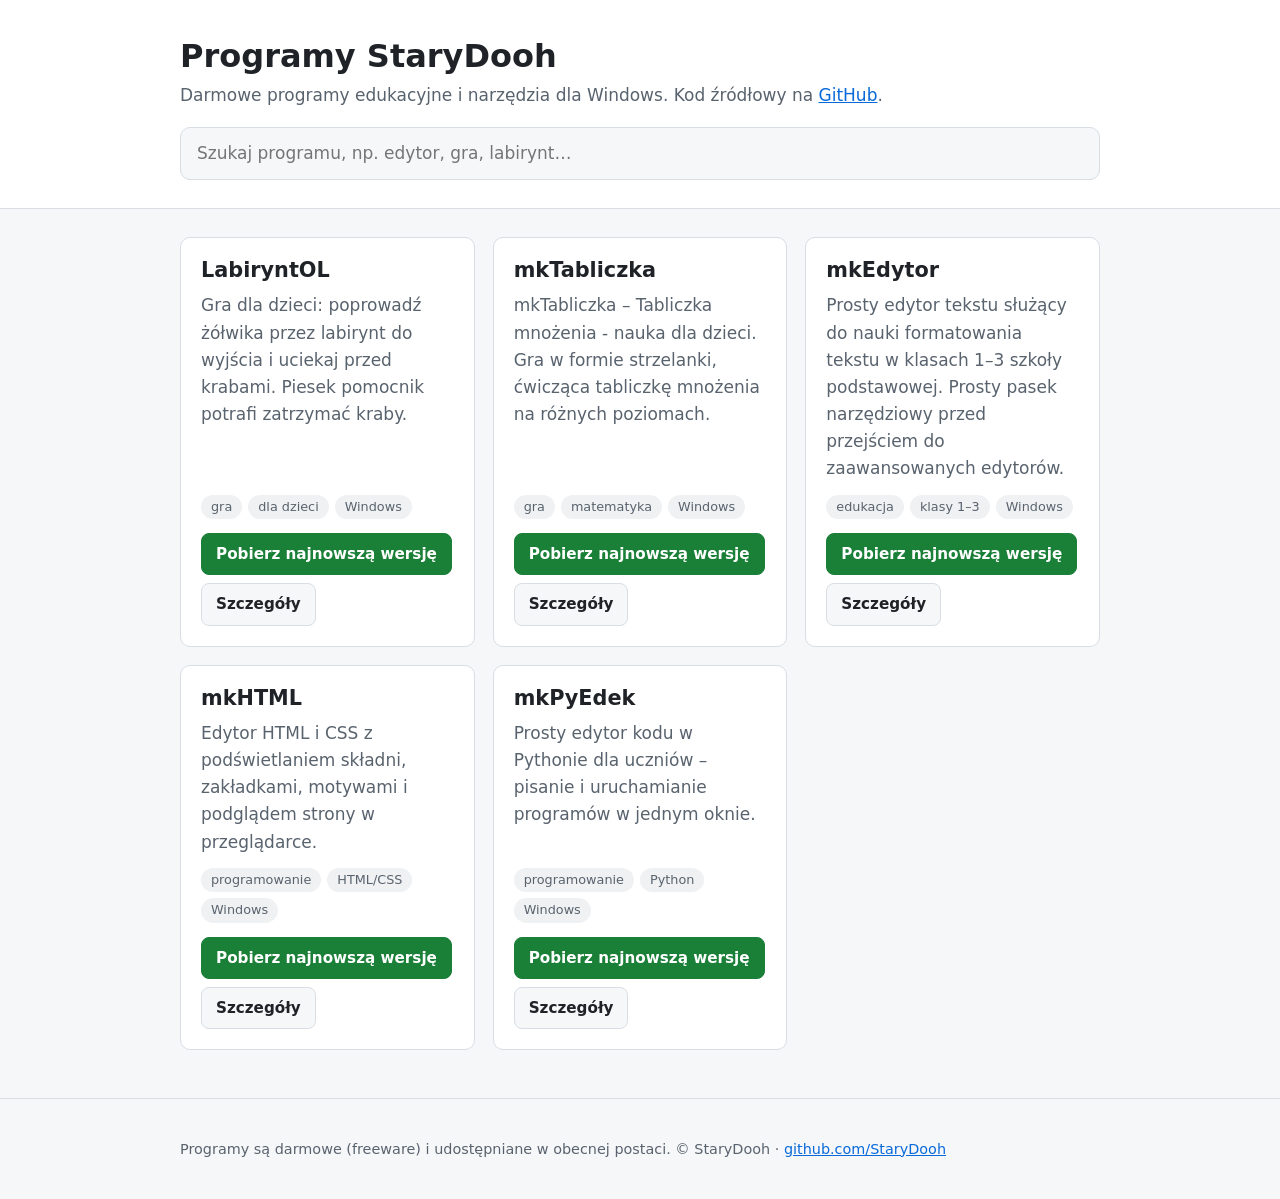
<file: index.html>
<!DOCTYPE html>
<html lang="pl">
<head>
  <meta charset="utf-8">
  <meta name="viewport" content="width=device-width, initial-scale=1">
  <title>Programy StaryDooh – darmowe programy edukacyjne i narzędzia dla Windows</title>
  <meta name="description" content="Darmowe programy dla szkoły i domu: gry edukacyjne, prosty edytor tekstu dla dzieci oraz edytory HTML/CSS i Python do nauki programowania. Pobierz najnowszą wersję z GitHub.">
  <link rel="canonical" href="https://starydooh.github.io/">
  <meta property="og:type" content="website">
  <meta property="og:title" content="Programy StaryDooh">
  <meta property="og:description" content="Darmowe programy edukacyjne i narzędzia dla Windows.">
  <meta property="og:url" content="https://starydooh.github.io/">
  <link rel="stylesheet" href="css/style.css">
</head>
<body>
  <header class="naglowek">
    <div class="kontener">
      <h1>Programy StaryDooh</h1>
      <p class="podtytul">Darmowe programy edukacyjne i narzędzia dla Windows. Kod źródłowy na <a href="https://github.com/StaryDooh">GitHub</a>.</p>
      <label class="szukaj">
        <span class="ukryty">Szukaj programu</span>
        <input type="search" id="szukaj" placeholder="Szukaj programu, np. edytor, gra, labirynt…" autocomplete="off">
      </label>
    </div>
  </header>

  <main class="kontener">
    <ul class="karty" id="lista">

      <!-- ===== Jeden program = jeden blok <li>. Skopiuj blok, aby dodać kolejny. ===== -->
      <li class="karta" data-szukaj="gra labirynt żółw krab pies dzieci pygame">
        <h2><a href="programy/labiryntol.html">LabiryntOL</a></h2>
        <p>Gra dla dzieci: poprowadź żółwika przez labirynt do wyjścia i uciekaj przed krabami. Piesek pomocnik potrafi zatrzymać kraby.</p>
        <ul class="tagi"><li>gra</li><li>dla dzieci</li><li>Windows</li></ul>
        <div class="przyciski">
          <a class="btn btn-glowny" href="https://github.com/StaryDooh/LabiryntOL/releases/latest">Pobierz najnowszą wersję</a>
          <a class="btn" href="programy/labiryntol.html">Szczegóły</a>
        </div>
      </li>

      <li class="karta" data-szukaj="tabliczka mnożenia mnożenie matematyka strzelnica gra szkoła dzieci rekordy">
        <h2><a href="programy/mktabliczka.html">mkTabliczka</a></h2>
        <p>mkTabliczka – Tabliczka mnożenia - nauka dla dzieci. Gra w formie strzelanki, ćwicząca tabliczkę mnożenia na różnych poziomach.</p>
        <ul class="tagi"><li>gra</li><li>matematyka</li><li>Windows</li></ul>
        <div class="przyciski">
          <a class="btn btn-glowny" href="https://github.com/StaryDooh/mkTabliczka/releases/latest">Pobierz najnowszą wersję</a>
          <a class="btn" href="programy/mktabliczka.html">Szczegóły</a>
        </div>
      </li>

      <li class="karta" data-szukaj="edytor tekstu dzieci szkoła klasy 1-3 nauka pisania odt pdf mked">
        <h2><a href="programy/mkedytor.html">mkEdytor</a></h2>
        <p>Prosty edytor tekstu służący do nauki formatowania tekstu w klasach 1–3 szkoły podstawowej. Prosty pasek narzędziowy przed przejściem do zaawansowanych edytorów.</p>
        <ul class="tagi"><li>edukacja</li><li>klasy 1–3</li><li>Windows</li></ul>
        <div class="przyciski">
          <a class="btn btn-glowny" href="https://github.com/StaryDooh/mkEdytor/releases/latest">Pobierz najnowszą wersję</a>
          <a class="btn" href="programy/mkedytor.html">Szczegóły</a>
        </div>
      </li>

      <li class="karta" data-szukaj="edytor html css strony www kod podświetlanie składni nauka programowania informatyka">
        <h2><a href="programy/mkhtml.html">mkHTML</a></h2>
        <p>Edytor HTML i CSS z podświetlaniem składni, zakładkami, motywami i podglądem strony w przeglądarce.</p>
        <ul class="tagi"><li>programowanie</li><li>HTML/CSS</li><li>Windows</li></ul>
        <div class="przyciski">
          <a class="btn btn-glowny" href="https://github.com/StaryDooh/mkHTML/releases/latest">Pobierz najnowszą wersję</a>
          <a class="btn" href="programy/mkhtml.html">Szczegóły</a>
        </div>
      </li>

      <li class="karta" data-szukaj="edytor python programowanie kod uczniowie nauka programowania informatyka">
        <h2><a href="programy/mkpyedek.html">mkPyEdek</a></h2>
        <p>Prosty edytor kodu w Pythonie dla uczniów – pisanie i uruchamianie programów w jednym oknie.</p>
        <ul class="tagi"><li>programowanie</li><li>Python</li><li>Windows</li></ul>
        <div class="przyciski">
          <a class="btn btn-glowny" href="https://github.com/StaryDooh/mkPyEdek/releases/latest">Pobierz najnowszą wersję</a>
          <a class="btn" href="programy/mkpyedek.html">Szczegóły</a>
        </div>
      </li>

      <!-- ===== koniec listy programów ===== -->

    </ul>
    <p class="brak-wynikow" id="brak" hidden>Nie znaleziono programu o tej nazwie.</p>
  </main>

  <footer class="stopka">
    <div class="kontener">
      <p>Programy są darmowe (freeware) i udostępniane w obecnej postaci. © StaryDooh · <a href="https://github.com/StaryDooh">github.com/StaryDooh</a></p>
    </div>
  </footer>

  <script src="js/szukaj.js" defer></script>
</body>
</html>
</file>
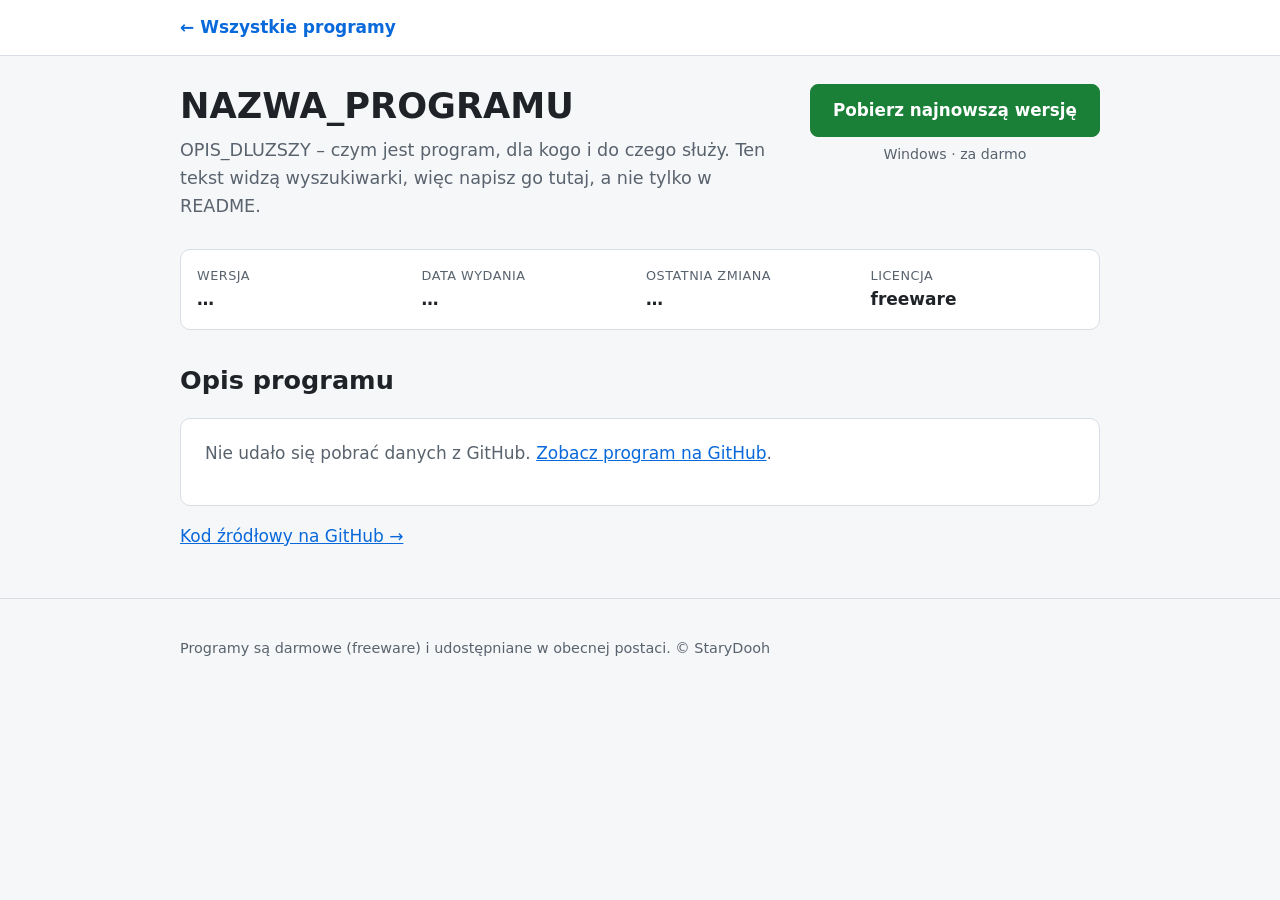
<file: programy/_szablon.html>
<!DOCTYPE html>
<!--
  SZABLON PODSTRONY PROGRAMU
  1. Skopiuj ten plik jako programy/nazwa.html (małe litery, bez spacji i polskich znaków).
  2. Zamień wszystkie NAZWA_PROGRAMU, NAZWA_REPO, nazwa.html i OPIS_* poniżej.
  3. Dodaj kartę programu w index.html i adres strony w sitemap.xml.
  Reszta (wersja, plik do pobrania, README) wczyta się sama z GitHub.
-->
<html lang="pl">
<head>
  <meta charset="utf-8">
  <meta name="viewport" content="width=device-width, initial-scale=1">
  <title>NAZWA_PROGRAMU – OPIS_KROTKI | Programy StaryDooh</title>
  <meta name="description" content="OPIS_DLA_WYSZUKIWARKI (1–2 zdania, ok. 150 znaków).">
  <link rel="canonical" href="https://starydooh.github.io/programy/nazwa.html">
  <meta property="og:type" content="website">
  <meta property="og:title" content="NAZWA_PROGRAMU">
  <meta property="og:description" content="OPIS_DLA_WYSZUKIWARKI">
  <meta property="og:url" content="https://starydooh.github.io/programy/nazwa.html">
  <link rel="stylesheet" href="../css/style.css">
  <script type="application/ld+json">
  {
    "@context": "https://schema.org",
    "@type": "SoftwareApplication",
    "name": "NAZWA_PROGRAMU",
    "description": "OPIS_DLA_WYSZUKIWARKI",
    "operatingSystem": "Windows",
    "applicationCategory": "EducationalApplication",
    "offers": { "@type": "Offer", "price": "0", "priceCurrency": "PLN" },
    "downloadUrl": "https://github.com/StaryDooh/NAZWA_REPO/releases/latest",
    "url": "https://starydooh.github.io/programy/nazwa.html",
    "author": { "@type": "Person", "name": "StaryDooh" }
  }
  </script>
</head>
<body>
  <header class="naglowek naglowek-maly">
    <div class="kontener">
      <a class="powrot" href="../">← Wszystkie programy</a>
    </div>
  </header>

  <!-- data-repo = dokładna nazwa repozytorium na GitHub.
       data-pobierz (opcjonalnie) = link do pobrania, gdy repozytorium nie ma jeszcze wydań (Releases). -->
  <main class="kontener" data-repo="NAZWA_REPO">
    <section class="program-gora">
      <div>
        <h1>NAZWA_PROGRAMU</h1>
        <p class="lead">OPIS_DLUZSZY – czym jest program, dla kogo i do czego służy. Ten tekst widzą wyszukiwarki, więc napisz go tutaj, a nie tylko w README.</p>
      </div>
      <div class="pobieranie">
        <a class="btn btn-glowny btn-duzy" id="pobierz" href="https://github.com/StaryDooh/NAZWA_REPO/releases/latest">Pobierz najnowszą wersję</a>
        <small id="pobierz-opis">Windows · za darmo</small>
      </div>
    </section>

    <dl class="info">
      <div><dt>Wersja</dt><dd id="wersja">…</dd></div>
      <div><dt>Data wydania</dt><dd id="data-wydania">…</dd></div>
      <div><dt>Ostatnia zmiana</dt><dd id="aktualizacja">…</dd></div>
      <div><dt>Licencja</dt><dd id="licencja">freeware</dd></div>
    </dl>
    <ul class="tagi" id="tematy"></ul>

    <section class="nowosci" id="nowosci" hidden>
      <h2>Co nowego w tej wersji</h2>
      <pre id="nowosci-tekst"></pre>
    </section>

    <section>
      <h2>Opis programu</h2>
      <article class="readme" id="readme">
        <p class="ladowanie">Wczytuję opis z GitHub…</p>
        <noscript><p>Pełny opis znajdziesz na <a href="https://github.com/StaryDooh/NAZWA_REPO">GitHub</a>.</p></noscript>
      </article>
      <p><a id="link-github" href="https://github.com/StaryDooh/NAZWA_REPO">Kod źródłowy na GitHub →</a></p>
    </section>
  </main>

  <footer class="stopka">
    <div class="kontener">
      <p>Programy są darmowe (freeware) i udostępniane w obecnej postaci. © StaryDooh</p>
    </div>
  </footer>

  <script src="../js/program.js" defer></script>
</body>
</html>
</file>
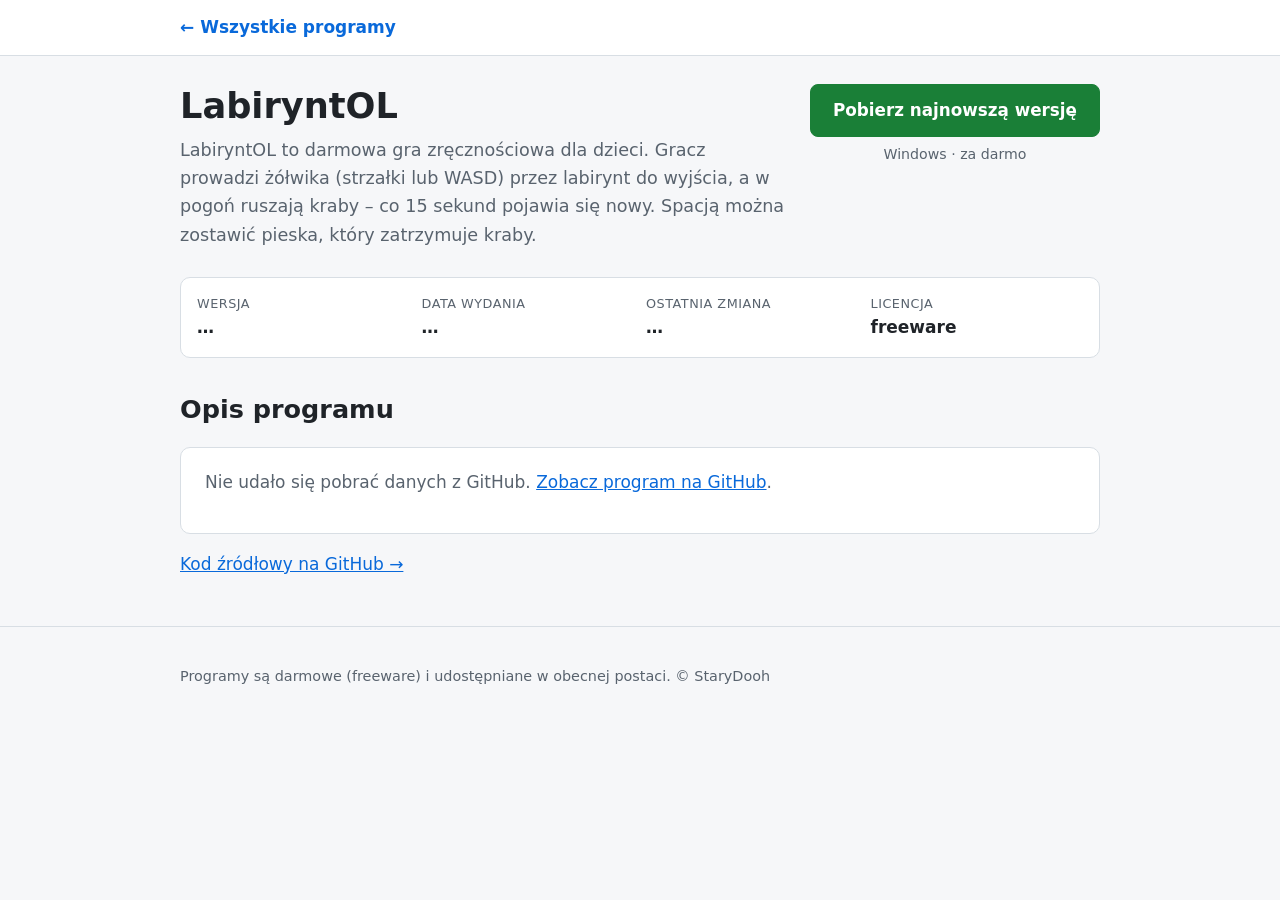
<file: programy/labiryntol.html>
<!DOCTYPE html>
<html lang="pl">
<head>
  <meta charset="utf-8">
  <meta name="viewport" content="width=device-width, initial-scale=1">
  <title>LabiryntOL – gra labirynt dla dzieci | Programy StaryDooh</title>
  <meta name="description" content="LabiryntOL – darmowa gra dla dzieci na Windows: poprowadź żółwika przez labirynt i uciekaj przed krabami.">
  <link rel="canonical" href="https://starydooh.github.io/programy/labiryntol.html">
  <meta property="og:type" content="website">
  <meta property="og:title" content="LabiryntOL">
  <meta property="og:description" content="LabiryntOL – darmowa gra dla dzieci na Windows: poprowadź żółwika przez labirynt i uciekaj przed krabami.">
  <meta property="og:url" content="https://starydooh.github.io/programy/labiryntol.html">
  <link rel="stylesheet" href="../css/style.css">
  <script type="application/ld+json">
  {
    "@context": "https://schema.org",
    "@type": "SoftwareApplication",
    "name": "LabiryntOL",
    "description": "LabiryntOL – darmowa gra dla dzieci na Windows: poprowadź żółwika przez labirynt i uciekaj przed krabami.",
    "operatingSystem": "Windows",
    "applicationCategory": "GameApplication",
    "offers": { "@type": "Offer", "price": "0", "priceCurrency": "PLN" },
    "downloadUrl": "https://github.com/StaryDooh/LabiryntOL/releases/latest",
    "url": "https://starydooh.github.io/programy/labiryntol.html",
    "author": [{ "@type": "Person", "name": "Aleksander Markowski" }, { "@type": "Person", "name": "Krzysztof Markowski" }]
  }
  </script>
</head>
<body>
  <header class="naglowek naglowek-maly">
    <div class="kontener">
      <a class="powrot" href="../">← Wszystkie programy</a>
    </div>
  </header>

  <!-- data-repo = dokładna nazwa repozytorium na GitHub.
       data-pobierz (opcjonalnie) = link do pobrania, gdy repozytorium nie ma jeszcze wydań (Releases). -->
  <main class="kontener" data-repo="LabiryntOL">
    <section class="program-gora">
      <div>
        <h1>LabiryntOL</h1>
        <p class="lead">LabiryntOL to darmowa gra zręcznościowa dla dzieci. Gracz prowadzi żółwika (strzałki lub WASD) przez labirynt do wyjścia, a w pogoń ruszają kraby – co 15 sekund pojawia się nowy. Spacją można zostawić pieska, który zatrzymuje kraby.</p>
      </div>
      <div class="pobieranie">
        <a class="btn btn-glowny btn-duzy" id="pobierz" href="https://github.com/StaryDooh/LabiryntOL/releases/latest">Pobierz najnowszą wersję</a>
        <small id="pobierz-opis">Windows · za darmo</small>
      </div>
    </section>

    <dl class="info">
      <div><dt>Wersja</dt><dd id="wersja">…</dd></div>
      <div><dt>Data wydania</dt><dd id="data-wydania">…</dd></div>
      <div><dt>Ostatnia zmiana</dt><dd id="aktualizacja">…</dd></div>
      <div><dt>Licencja</dt><dd id="licencja">freeware</dd></div>
    </dl>
    <ul class="tagi" id="tematy"></ul>

    <section class="nowosci" id="nowosci" hidden>
      <h2>Co nowego w tej wersji</h2>
      <pre id="nowosci-tekst"></pre>
    </section>

    <section>
      <h2>Opis programu</h2>
      <article class="readme" id="readme">
        <p class="ladowanie">Wczytuję opis z GitHub…</p>
        <noscript><p>Pełny opis znajdziesz na <a href="https://github.com/StaryDooh/LabiryntOL">GitHub</a>.</p></noscript>
      </article>
      <p><a id="link-github" href="https://github.com/StaryDooh/LabiryntOL">Kod źródłowy na GitHub →</a></p>
    </section>
  </main>

  <footer class="stopka">
    <div class="kontener">
      <p>Programy są darmowe (freeware) i udostępniane w obecnej postaci. © StaryDooh</p>
    </div>
  </footer>

  <script src="../js/program.js" defer></script>
</body>
</html>
</file>
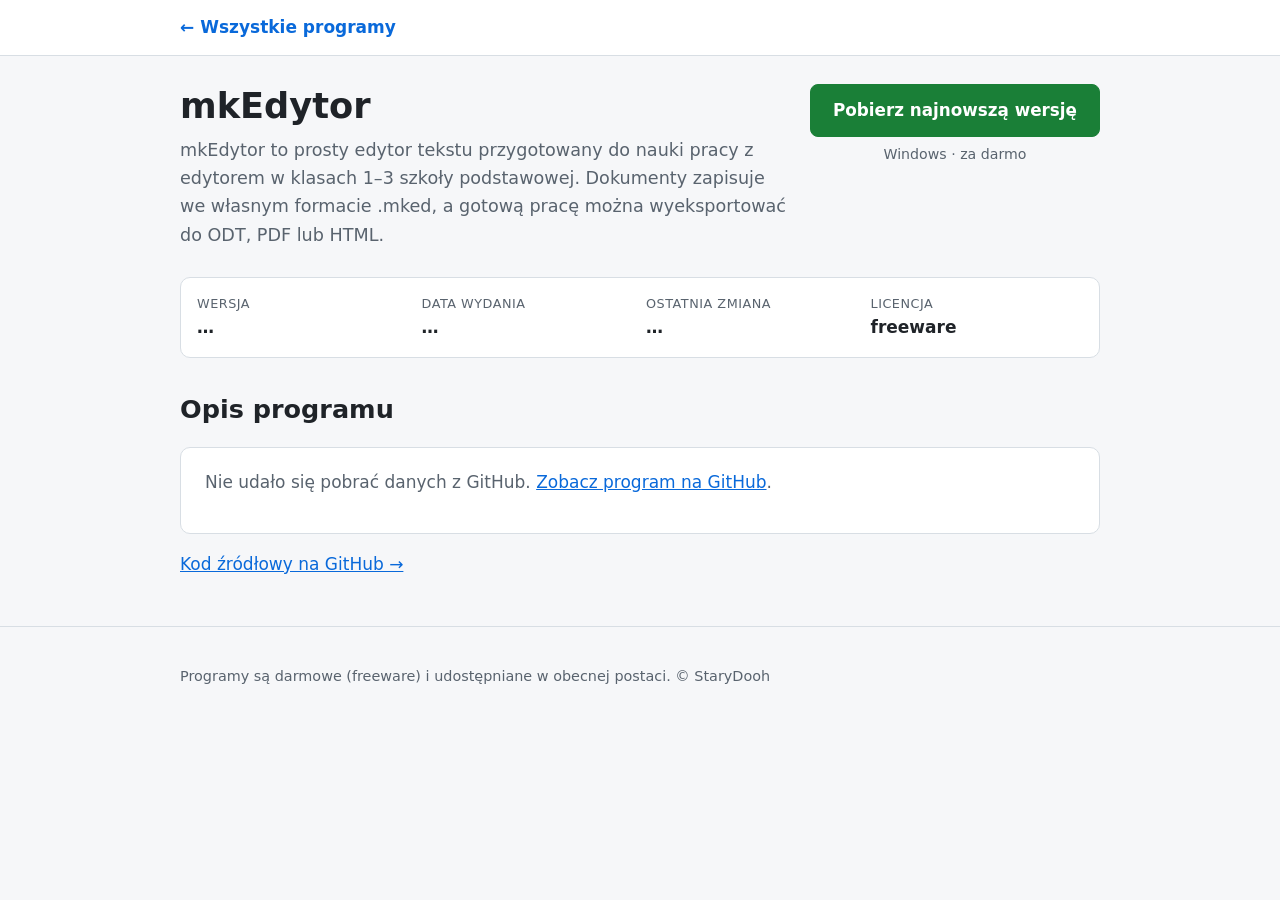
<file: programy/mkedytor.html>
<!DOCTYPE html>
<html lang="pl">
<head>
  <meta charset="utf-8">
  <meta name="viewport" content="width=device-width, initial-scale=1">
  <title>mkEdytor – edytor tekstu dla dzieci | Programy StaryDooh</title>
  <meta name="description" content="mkEdytor – darmowy, prosty edytor tekstu dla dzieci z klas 1–3 do nauki pracy z edytorem. Eksport do ODT, PDF i HTML.">
  <link rel="canonical" href="https://starydooh.github.io/programy/mkedytor.html">
  <meta property="og:type" content="website">
  <meta property="og:title" content="mkEdytor">
  <meta property="og:description" content="mkEdytor – darmowy, prosty edytor tekstu dla dzieci z klas 1–3 do nauki pracy z edytorem. Eksport do ODT, PDF i HTML.">
  <meta property="og:url" content="https://starydooh.github.io/programy/mkedytor.html">
  <link rel="stylesheet" href="../css/style.css">
  <script type="application/ld+json">
  {
    "@context": "https://schema.org",
    "@type": "SoftwareApplication",
    "name": "mkEdytor",
    "description": "mkEdytor – darmowy, prosty edytor tekstu dla dzieci z klas 1–3 do nauki pracy z edytorem. Eksport do ODT, PDF i HTML.",
    "operatingSystem": "Windows",
    "applicationCategory": "EducationalApplication",
    "offers": { "@type": "Offer", "price": "0", "priceCurrency": "PLN" },
    "downloadUrl": "https://github.com/StaryDooh/mkEdytor/releases/latest",
    "url": "https://starydooh.github.io/programy/mkedytor.html",
    "author": { "@type": "Person", "name": "StaryDooh" }
  }
  </script>
</head>
<body>
  <header class="naglowek naglowek-maly">
    <div class="kontener">
      <a class="powrot" href="../">← Wszystkie programy</a>
    </div>
  </header>

  <!-- data-repo = dokładna nazwa repozytorium na GitHub.
       data-pobierz (opcjonalnie) = link do pobrania, gdy repozytorium nie ma jeszcze wydań (Releases). -->
  <main class="kontener" data-repo="mkEdytor">
    <section class="program-gora">
      <div>
        <h1>mkEdytor</h1>
        <p class="lead">mkEdytor to prosty edytor tekstu przygotowany do nauki pracy z edytorem w klasach 1–3 szkoły podstawowej. Dokumenty zapisuje we własnym formacie .mked, a gotową pracę można wyeksportować do ODT, PDF lub HTML.</p>
      </div>
      <div class="pobieranie">
        <a class="btn btn-glowny btn-duzy" id="pobierz" href="https://github.com/StaryDooh/mkEdytor/releases/latest">Pobierz najnowszą wersję</a>
        <small id="pobierz-opis">Windows · za darmo</small>
      </div>
    </section>

    <dl class="info">
      <div><dt>Wersja</dt><dd id="wersja">…</dd></div>
      <div><dt>Data wydania</dt><dd id="data-wydania">…</dd></div>
      <div><dt>Ostatnia zmiana</dt><dd id="aktualizacja">…</dd></div>
      <div><dt>Licencja</dt><dd id="licencja">freeware</dd></div>
    </dl>
    <ul class="tagi" id="tematy"></ul>

    <section class="nowosci" id="nowosci" hidden>
      <h2>Co nowego w tej wersji</h2>
      <pre id="nowosci-tekst"></pre>
    </section>

    <section>
      <h2>Opis programu</h2>
      <article class="readme" id="readme">
        <p class="ladowanie">Wczytuję opis z GitHub…</p>
        <noscript><p>Pełny opis znajdziesz na <a href="https://github.com/StaryDooh/mkEdytor">GitHub</a>.</p></noscript>
      </article>
      <p><a id="link-github" href="https://github.com/StaryDooh/mkEdytor">Kod źródłowy na GitHub →</a></p>
    </section>
  </main>

  <footer class="stopka">
    <div class="kontener">
      <p>Programy są darmowe (freeware) i udostępniane w obecnej postaci. © StaryDooh</p>
    </div>
  </footer>

  <script src="../js/program.js" defer></script>
</body>
</html>
</file>
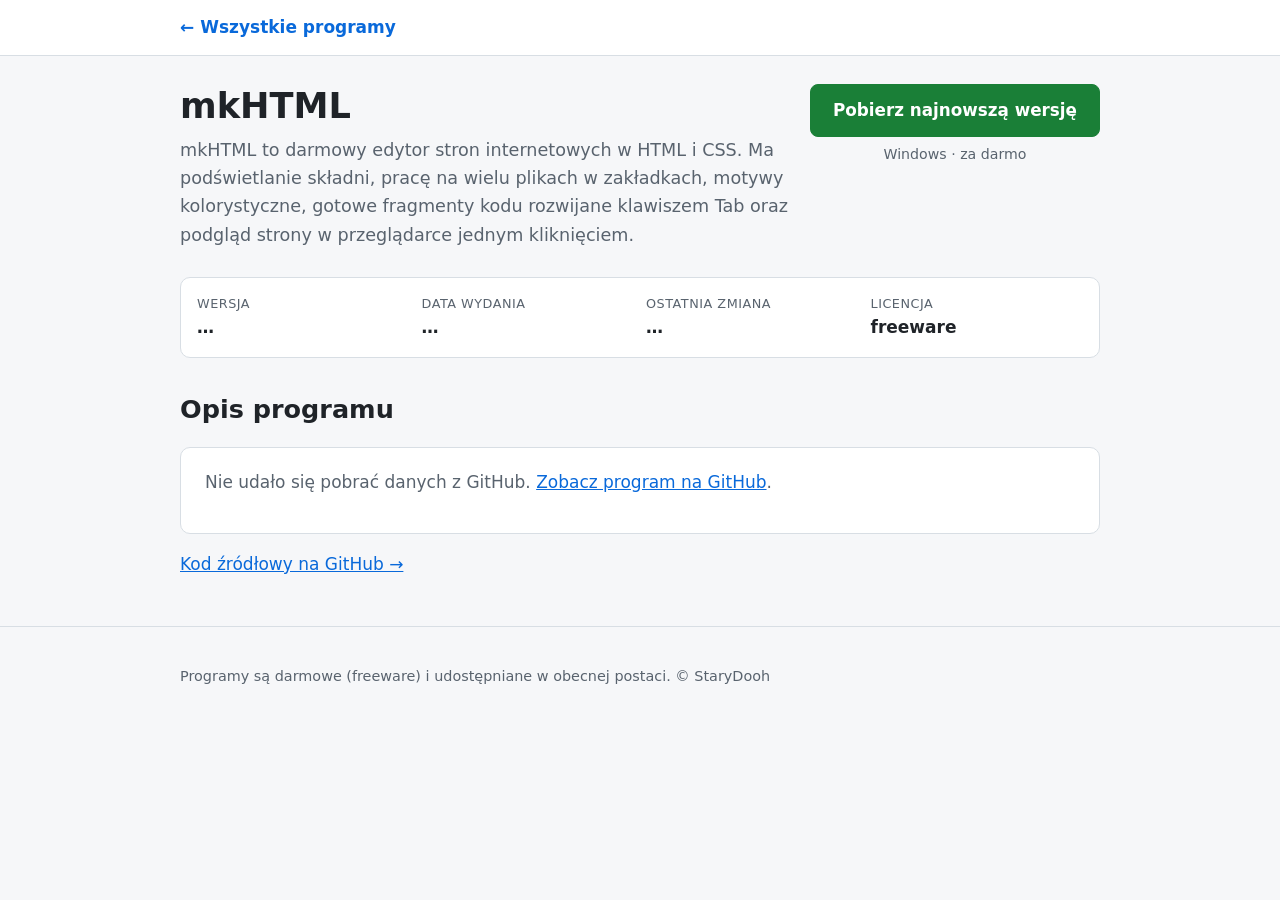
<file: programy/mkhtml.html>
<!DOCTYPE html>
<html lang="pl">
<head>
  <meta charset="utf-8">
  <meta name="viewport" content="width=device-width, initial-scale=1">
  <title>mkHTML – edytor HTML i CSS | Programy StaryDooh</title>
  <meta name="description" content="mkHTML – darmowy edytor HTML i CSS dla Windows: podświetlanie składni, zakładki, motywy, szablony kodu i podgląd w przeglądarce.">
  <link rel="canonical" href="https://starydooh.github.io/programy/mkhtml.html">
  <meta property="og:type" content="website">
  <meta property="og:title" content="mkHTML">
  <meta property="og:description" content="mkHTML – darmowy edytor HTML i CSS dla Windows: podświetlanie składni, zakładki, motywy, szablony kodu i podgląd w przeglądarce.">
  <meta property="og:url" content="https://starydooh.github.io/programy/mkhtml.html">
  <link rel="stylesheet" href="../css/style.css">
  <script type="application/ld+json">
  {
    "@context": "https://schema.org",
    "@type": "SoftwareApplication",
    "name": "mkHTML",
    "description": "mkHTML – darmowy edytor HTML i CSS dla Windows: podświetlanie składni, zakładki, motywy, szablony kodu i podgląd w przeglądarce.",
    "operatingSystem": "Windows",
    "applicationCategory": "DeveloperApplication",
    "offers": { "@type": "Offer", "price": "0", "priceCurrency": "PLN" },
    "downloadUrl": "https://github.com/StaryDooh/mkHTML/releases/latest",
    "url": "https://starydooh.github.io/programy/mkhtml.html",
    "author": { "@type": "Person", "name": "StaryDooh" }
  }
  </script>
</head>
<body>
  <header class="naglowek naglowek-maly">
    <div class="kontener">
      <a class="powrot" href="../">← Wszystkie programy</a>
    </div>
  </header>

  <!-- data-repo = dokładna nazwa repozytorium na GitHub.
       data-pobierz (opcjonalnie) = link do pobrania, gdy repozytorium nie ma jeszcze wydań (Releases). -->
  <main class="kontener" data-repo="mkHTML">
    <section class="program-gora">
      <div>
        <h1>mkHTML</h1>
        <p class="lead">mkHTML to darmowy edytor stron internetowych w HTML i CSS. Ma podświetlanie składni, pracę na wielu plikach w zakładkach, motywy kolorystyczne, gotowe fragmenty kodu rozwijane klawiszem Tab oraz podgląd strony w przeglądarce jednym kliknięciem.</p>
      </div>
      <div class="pobieranie">
        <a class="btn btn-glowny btn-duzy" id="pobierz" href="https://github.com/StaryDooh/mkHTML/releases/latest">Pobierz najnowszą wersję</a>
        <small id="pobierz-opis">Windows · za darmo</small>
      </div>
    </section>

    <dl class="info">
      <div><dt>Wersja</dt><dd id="wersja">…</dd></div>
      <div><dt>Data wydania</dt><dd id="data-wydania">…</dd></div>
      <div><dt>Ostatnia zmiana</dt><dd id="aktualizacja">…</dd></div>
      <div><dt>Licencja</dt><dd id="licencja">freeware</dd></div>
    </dl>
    <ul class="tagi" id="tematy"></ul>

    <section class="nowosci" id="nowosci" hidden>
      <h2>Co nowego w tej wersji</h2>
      <pre id="nowosci-tekst"></pre>
    </section>

    <section>
      <h2>Opis programu</h2>
      <article class="readme" id="readme">
        <p class="ladowanie">Wczytuję opis z GitHub…</p>
        <noscript><p>Pełny opis znajdziesz na <a href="https://github.com/StaryDooh/mkHTML">GitHub</a>.</p></noscript>
      </article>
      <p><a id="link-github" href="https://github.com/StaryDooh/mkHTML">Kod źródłowy na GitHub →</a></p>
    </section>
  </main>

  <footer class="stopka">
    <div class="kontener">
      <p>Programy są darmowe (freeware) i udostępniane w obecnej postaci. © StaryDooh</p>
    </div>
  </footer>

  <script src="../js/program.js" defer></script>
</body>
</html>
</file>
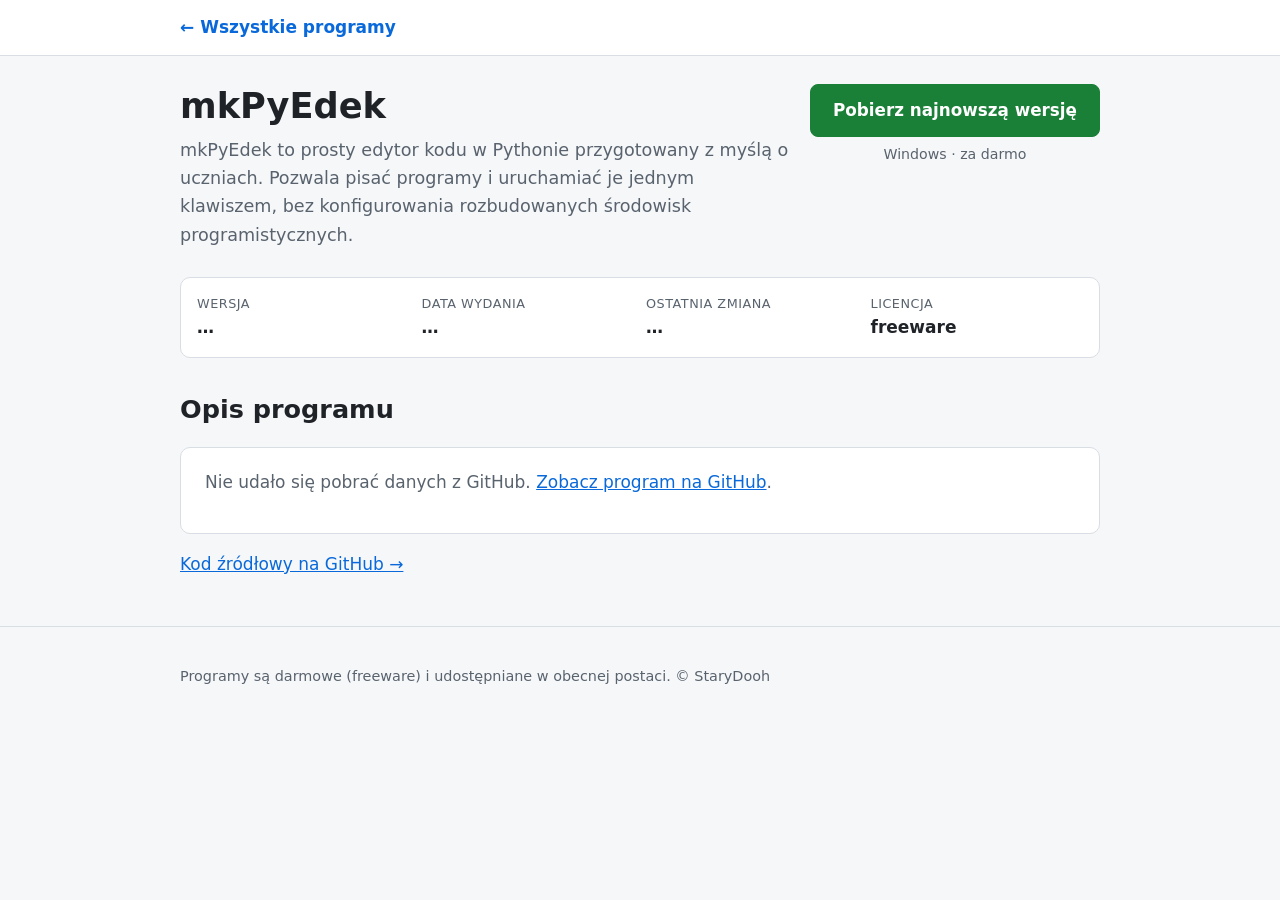
<file: programy/mkpyedek.html>
<!DOCTYPE html>
<html lang="pl">
<head>
  <meta charset="utf-8">
  <meta name="viewport" content="width=device-width, initial-scale=1">
  <title>mkPyEdek – edytor kodu Python dla uczniów | Programy StaryDooh</title>
  <meta name="description" content="mkPyEdek – darmowy, prosty edytor kodu Python dla Windows, przygotowany z myślą o uczniach uczących się programowania.">
  <link rel="canonical" href="https://starydooh.github.io/programy/mkpyedek.html">
  <meta property="og:type" content="website">
  <meta property="og:title" content="mkPyEdek">
  <meta property="og:description" content="mkPyEdek – darmowy, prosty edytor kodu Python dla Windows, przygotowany z myślą o uczniach uczących się programowania.">
  <meta property="og:url" content="https://starydooh.github.io/programy/mkpyedek.html">
  <link rel="stylesheet" href="../css/style.css">
  <script type="application/ld+json">
  {
    "@context": "https://schema.org",
    "@type": "SoftwareApplication",
    "name": "mkPyEdek",
    "description": "mkPyEdek – darmowy, prosty edytor kodu Python dla Windows, przygotowany z myślą o uczniach uczących się programowania.",
    "operatingSystem": "Windows",
    "applicationCategory": "DeveloperApplication",
    "offers": { "@type": "Offer", "price": "0", "priceCurrency": "PLN" },
    "downloadUrl": "https://github.com/StaryDooh/mkPyEdek/releases/latest",
    "url": "https://starydooh.github.io/programy/mkpyedek.html",
    "author": { "@type": "Person", "name": "StaryDooh" }
  }
  </script>
</head>
<body>
  <header class="naglowek naglowek-maly">
    <div class="kontener">
      <a class="powrot" href="../">← Wszystkie programy</a>
    </div>
  </header>

  <!-- data-repo = dokładna nazwa repozytorium na GitHub.
       data-pobierz (opcjonalnie) = link do pobrania, gdy repozytorium nie ma jeszcze wydań (Releases). -->
  <main class="kontener" data-repo="mkPyEdek">
    <section class="program-gora">
      <div>
        <h1>mkPyEdek</h1>
        <p class="lead">mkPyEdek to prosty edytor kodu w Pythonie przygotowany z myślą o uczniach. Pozwala pisać programy i uruchamiać je jednym klawiszem, bez konfigurowania rozbudowanych środowisk programistycznych.</p>
      </div>
      <div class="pobieranie">
        <a class="btn btn-glowny btn-duzy" id="pobierz" href="https://github.com/StaryDooh/mkPyEdek/releases/latest">Pobierz najnowszą wersję</a>
        <small id="pobierz-opis">Windows · za darmo</small>
      </div>
    </section>

    <dl class="info">
      <div><dt>Wersja</dt><dd id="wersja">…</dd></div>
      <div><dt>Data wydania</dt><dd id="data-wydania">…</dd></div>
      <div><dt>Ostatnia zmiana</dt><dd id="aktualizacja">…</dd></div>
      <div><dt>Licencja</dt><dd id="licencja">freeware</dd></div>
    </dl>
    <ul class="tagi" id="tematy"></ul>

    <section class="nowosci" id="nowosci" hidden>
      <h2>Co nowego w tej wersji</h2>
      <pre id="nowosci-tekst"></pre>
    </section>

    <section>
      <h2>Opis programu</h2>
      <article class="readme" id="readme">
        <p class="ladowanie">Wczytuję opis z GitHub…</p>
        <noscript><p>Pełny opis znajdziesz na <a href="https://github.com/StaryDooh/mkPyEdek">GitHub</a>.</p></noscript>
      </article>
      <p><a id="link-github" href="https://github.com/StaryDooh/mkPyEdek">Kod źródłowy na GitHub →</a></p>
    </section>
  </main>

  <footer class="stopka">
    <div class="kontener">
      <p>Programy są darmowe (freeware) i udostępniane w obecnej postaci. © StaryDooh</p>
    </div>
  </footer>

  <script src="../js/program.js" defer></script>
</body>
</html>
</file>
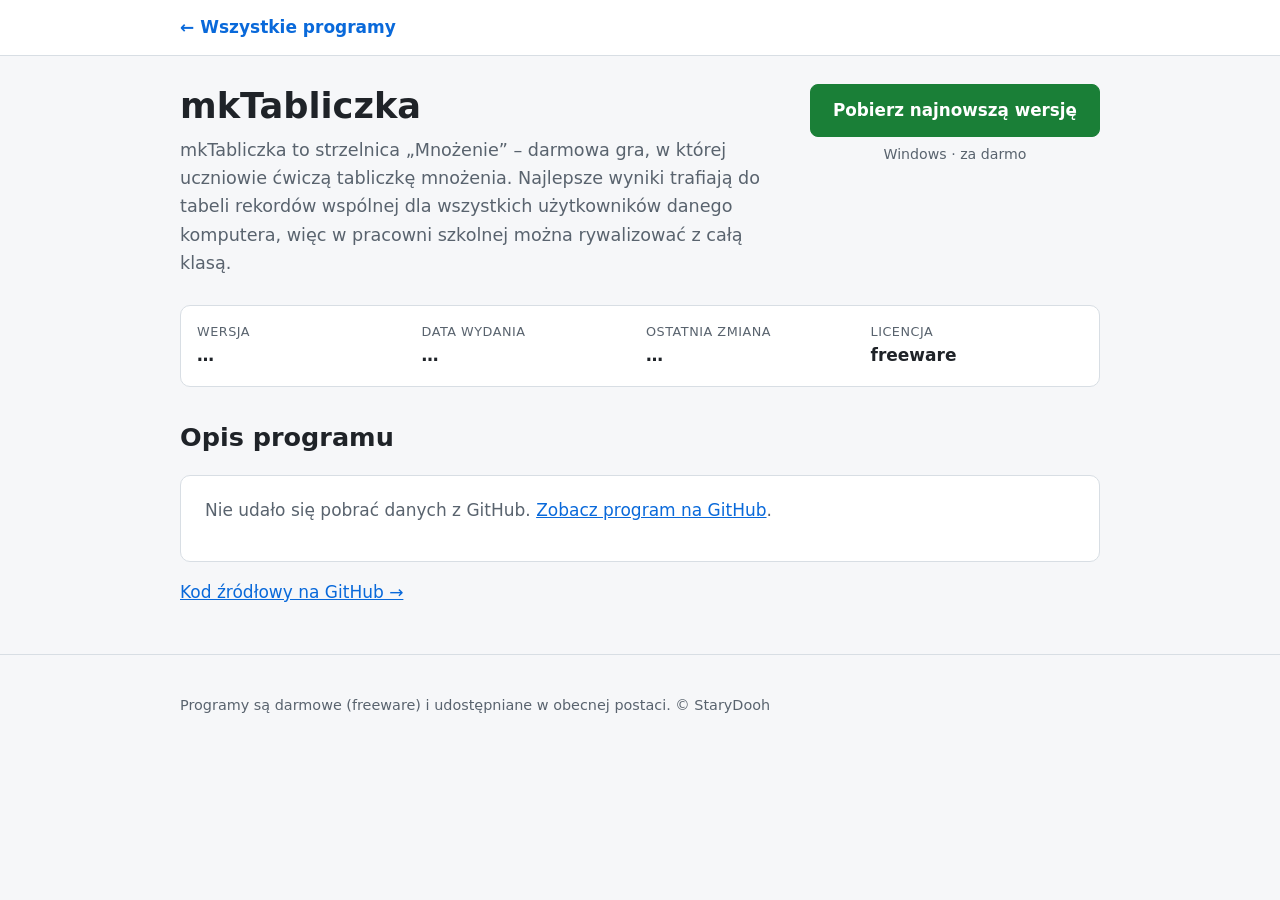
<file: programy/mktabliczka.html>
<!DOCTYPE html>
<html lang="pl">
<head>
  <meta charset="utf-8">
  <meta name="viewport" content="width=device-width, initial-scale=1">
  <title>mkTabliczka – Strzelnica „Mnożenie” – gra do nauki tabliczki mnożenia | Programy StaryDooh</title>
  <meta name="description" content="mkTabliczka (Strzelnica „Mnożenie”) – darmowa gra na Windows do ćwiczenia tabliczki mnożenia w szkole i w domu.">
  <link rel="canonical" href="https://starydooh.github.io/programy/mktabliczka.html">
  <meta property="og:type" content="website">
  <meta property="og:title" content="mkTabliczka">
  <meta property="og:description" content="mkTabliczka (Strzelnica „Mnożenie”) – darmowa gra na Windows do ćwiczenia tabliczki mnożenia w szkole i w domu.">
  <meta property="og:url" content="https://starydooh.github.io/programy/mktabliczka.html">
  <link rel="stylesheet" href="../css/style.css">
  <script type="application/ld+json">
  {
    "@context": "https://schema.org",
    "@type": "SoftwareApplication",
    "name": "mkTabliczka",
    "description": "mkTabliczka (Strzelnica „Mnożenie”) – darmowa gra na Windows do ćwiczenia tabliczki mnożenia w szkole i w domu.",
    "operatingSystem": "Windows",
    "applicationCategory": "GameApplication",
    "offers": { "@type": "Offer", "price": "0", "priceCurrency": "PLN" },
    "downloadUrl": "https://github.com/StaryDooh/mkTabliczka/releases/latest",
    "url": "https://starydooh.github.io/programy/mktabliczka.html",
    "author": { "@type": "Person", "name": "StaryDooh" }
  }
  </script>
</head>
<body>
  <header class="naglowek naglowek-maly">
    <div class="kontener">
      <a class="powrot" href="../">← Wszystkie programy</a>
    </div>
  </header>

  <!-- data-repo = dokładna nazwa repozytorium na GitHub.
       data-pobierz (opcjonalnie) = link do pobrania, gdy repozytorium nie ma jeszcze wydań (Releases). -->
  <main class="kontener" data-repo="mkTabliczka">
    <section class="program-gora">
      <div>
        <h1>mkTabliczka</h1>
        <p class="lead">mkTabliczka to strzelnica „Mnożenie” – darmowa gra, w której uczniowie ćwiczą tabliczkę mnożenia. Najlepsze wyniki trafiają do tabeli rekordów wspólnej dla wszystkich użytkowników danego komputera, więc w pracowni szkolnej można rywalizować z całą klasą.</p>
      </div>
      <div class="pobieranie">
        <a class="btn btn-glowny btn-duzy" id="pobierz" href="https://github.com/StaryDooh/mkTabliczka/releases/latest">Pobierz najnowszą wersję</a>
        <small id="pobierz-opis">Windows · za darmo</small>
      </div>
    </section>

    <dl class="info">
      <div><dt>Wersja</dt><dd id="wersja">…</dd></div>
      <div><dt>Data wydania</dt><dd id="data-wydania">…</dd></div>
      <div><dt>Ostatnia zmiana</dt><dd id="aktualizacja">…</dd></div>
      <div><dt>Licencja</dt><dd id="licencja">freeware</dd></div>
    </dl>
    <ul class="tagi" id="tematy"></ul>

    <section class="nowosci" id="nowosci" hidden>
      <h2>Co nowego w tej wersji</h2>
      <pre id="nowosci-tekst"></pre>
    </section>

    <section>
      <h2>Opis programu</h2>
      <article class="readme" id="readme">
        <p class="ladowanie">Wczytuję opis z GitHub…</p>
        <noscript><p>Pełny opis znajdziesz na <a href="https://github.com/StaryDooh/mkTabliczka">GitHub</a>.</p></noscript>
      </article>
      <p><a id="link-github" href="https://github.com/StaryDooh/mkTabliczka">Kod źródłowy na GitHub →</a></p>
    </section>
  </main>

  <footer class="stopka">
    <div class="kontener">
      <p>Programy są darmowe (freeware) i udostępniane w obecnej postaci. © StaryDooh</p>
    </div>
  </footer>

  <script src="../js/program.js" defer></script>
</body>
</html>
</file>
<file: css/style.css>
/* ===== Kolory (jasny i ciemny motyw automatycznie) ===== */
:root {
  --tlo: #f6f7f9;
  --karta: #ffffff;
  --tekst: #1f2328;
  --szary: #59636e;
  --ramka: #d8dee4;
  --akcent: #1a7f37;
  --akcent-hover: #116329;
  --link: #0969da;
  --kod: #eff1f3;
  --promien: 10px;
}
@media (prefers-color-scheme: dark) {
  :root {
    --tlo: #0d1117;
    --karta: #161b22;
    --tekst: #e6edf3;
    --szary: #9198a1;
    --ramka: #30363d;
    --akcent: #238636;
    --akcent-hover: #2ea043;
    --link: #4493f8;
    --kod: #1f2428;
  }
}

/* ===== Podstawy ===== */
*, *::before, *::after { box-sizing: border-box; }
body {
  margin: 0;
  font-family: system-ui, -apple-system, "Segoe UI", Roboto, sans-serif;
  font-size: 17px;
  line-height: 1.6;
  color: var(--tekst);
  background: var(--tlo);
}
a { color: var(--link); }
h1, h2, h3 { line-height: 1.25; }
.kontener { max-width: 960px; margin: 0 auto; padding: 0 20px; }
.ukryty { position: absolute; width: 1px; height: 1px; overflow: hidden; clip: rect(0 0 0 0); }
[hidden] { display: none !important; }

/* ===== Nagłówek ===== */
.naglowek { background: var(--karta); border-bottom: 1px solid var(--ramka); padding: 36px 0 28px; margin-bottom: 28px; }
.naglowek h1 { margin: 0 0 6px; font-size: 2rem; }
.naglowek-maly { padding: 14px 0; }
.podtytul { margin: 0 0 18px; color: var(--szary); }
.powrot { text-decoration: none; font-weight: 600; }
.szukaj input {
  width: 100%; padding: 12px 16px; font: inherit;
  color: var(--tekst); background: var(--tlo);
  border: 1px solid var(--ramka); border-radius: var(--promien);
}
.szukaj input:focus { outline: 2px solid var(--link); outline-offset: 1px; }

/* ===== Karty programów ===== */
.karty { list-style: none; margin: 0; padding: 0; display: grid; gap: 18px; grid-template-columns: repeat(auto-fill, minmax(280px, 1fr)); }
.karta {
  display: flex; flex-direction: column;
  background: var(--karta); border: 1px solid var(--ramka); border-radius: var(--promien);
  padding: 20px;
}
.karta h2 { margin: 0 0 8px; font-size: 1.3rem; }
.karta h2 a { color: inherit; text-decoration: none; }
.karta h2 a:hover { color: var(--link); }
.karta > p { margin: 0 0 12px; color: var(--szary); flex: 1; }
.brak-wynikow { text-align: center; color: var(--szary); padding: 30px 0; }

.tagi { list-style: none; margin: 0 0 14px; padding: 0; display: flex; flex-wrap: wrap; gap: 6px; }
.tagi li { font-size: .8rem; padding: 2px 10px; border-radius: 99px; background: var(--kod); color: var(--szary); }

/* ===== Przyciski ===== */
.przyciski { display: flex; flex-wrap: wrap; gap: 8px; }
.btn {
  display: inline-block; padding: 8px 14px; border-radius: 8px;
  border: 1px solid var(--ramka); background: var(--tlo);
  color: var(--tekst); text-decoration: none; font-weight: 600; font-size: .95rem;
}
.btn:hover { border-color: var(--szary); }
.btn-glowny { background: var(--akcent); border-color: var(--akcent); color: #fff; }
.btn-glowny:hover { background: var(--akcent-hover); border-color: var(--akcent-hover); }
.btn-duzy { padding: 12px 22px; font-size: 1.05rem; }

/* ===== Podstrona programu ===== */
.program-gora { display: flex; flex-wrap: wrap; gap: 20px; align-items: flex-start; justify-content: space-between; }
.program-gora h1 { margin: 0 0 8px; font-size: 2.2rem; }
.program-gora > div:first-child { flex: 1 1 420px; }
.lead { margin: 0; font-size: 1.1rem; color: var(--szary); }
.pobieranie { display: flex; flex-direction: column; align-items: center; gap: 6px; }
.pobieranie small { color: var(--szary); }

.info {
  display: grid; grid-template-columns: repeat(auto-fit, minmax(160px, 1fr)); gap: 12px;
  margin: 28px 0 14px; padding: 16px; background: var(--karta);
  border: 1px solid var(--ramka); border-radius: var(--promien);
}
.info dt { font-size: .8rem; color: var(--szary); text-transform: uppercase; letter-spacing: .04em; }
.info dd { margin: 0; font-weight: 600; }

.nowosci pre {
  white-space: pre-wrap; font: inherit; margin: 0; padding: 16px;
  background: var(--karta); border: 1px solid var(--ramka); border-radius: var(--promien);
}

/* ===== README z GitHub ===== */
.readme { background: var(--karta); border: 1px solid var(--ramka); border-radius: var(--promien); padding: 4px 24px 20px; overflow-wrap: anywhere; }
.readme img { max-width: 100%; height: auto; }
.readme code { background: var(--kod); padding: .1em .35em; border-radius: 4px; font-size: .9em; }
.readme pre { background: var(--kod); padding: 14px; border-radius: 8px; overflow-x: auto; }
.readme pre code { padding: 0; background: none; }
.readme table { border-collapse: collapse; display: block; overflow-x: auto; }
.readme th, .readme td { border: 1px solid var(--ramka); padding: 6px 12px; }
.readme blockquote { margin: 0; padding-left: 14px; border-left: 4px solid var(--ramka); color: var(--szary); }
.readme .anchor, .readme .octicon { display: none; }
.ladowanie, .uwaga { color: var(--szary); }

/* ===== Stopka ===== */
.stopka { margin-top: 48px; padding: 24px 0; border-top: 1px solid var(--ramka); color: var(--szary); font-size: .9rem; }
</file>
